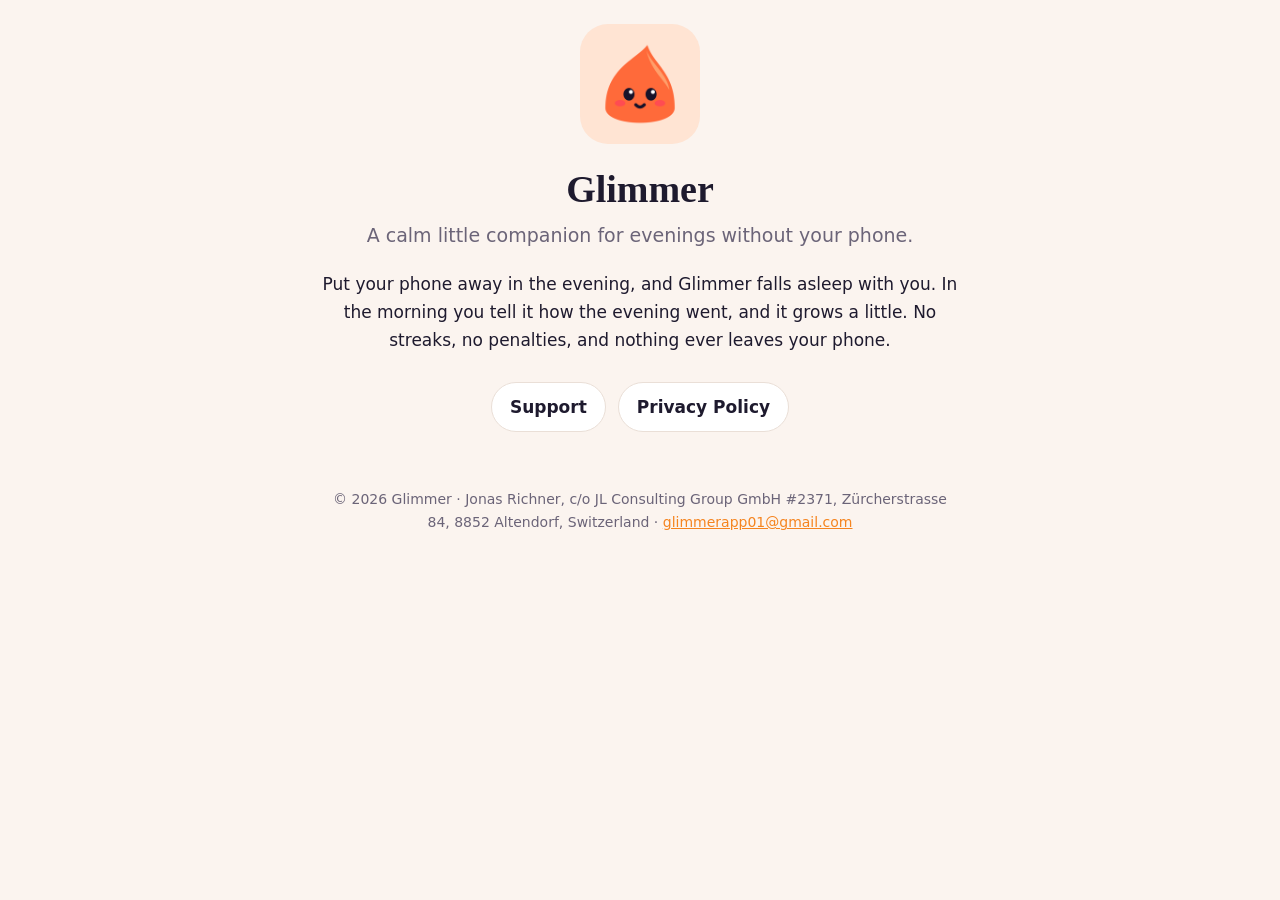
<file: index.html>
<!doctype html>
<html lang="en">
  <head>
    <meta charset="utf-8" />
    <meta name="viewport" content="width=device-width, initial-scale=1" />
    <title>Glimmer: Screen-Free Evenings</title>
    <meta name="description" content="A calm little companion for evenings without your phone." />
    <link rel="icon" href="favicon.png" />
    <link rel="stylesheet" href="style.css" />
  </head>
  <body>
    <main class="hero">
      <img src="icon.png" alt="Glimmer app icon" />
      <h1>Glimmer</h1>
      <p class="lead">A calm little companion for evenings without your phone.</p>
      <p>
        Put your phone away in the evening, and Glimmer falls asleep with you. In the morning you tell it how the
        evening went, and it grows a little. No streaks, no penalties, and nothing ever leaves your phone.
      </p>
      <div class="links">
        <a href="support.html">Support</a>
        <a href="privacy.html">Privacy Policy</a>
      </div>
      <footer>
        © 2026 Glimmer · Jonas Richner, c/o JL Consulting Group GmbH #2371, Zürcherstrasse 84, 8852 Altendorf,
        Switzerland · <a href="mailto:glimmerapp01@gmail.com">glimmerapp01@gmail.com</a>
      </footer>
    </main>
  </body>
</html>
</file>
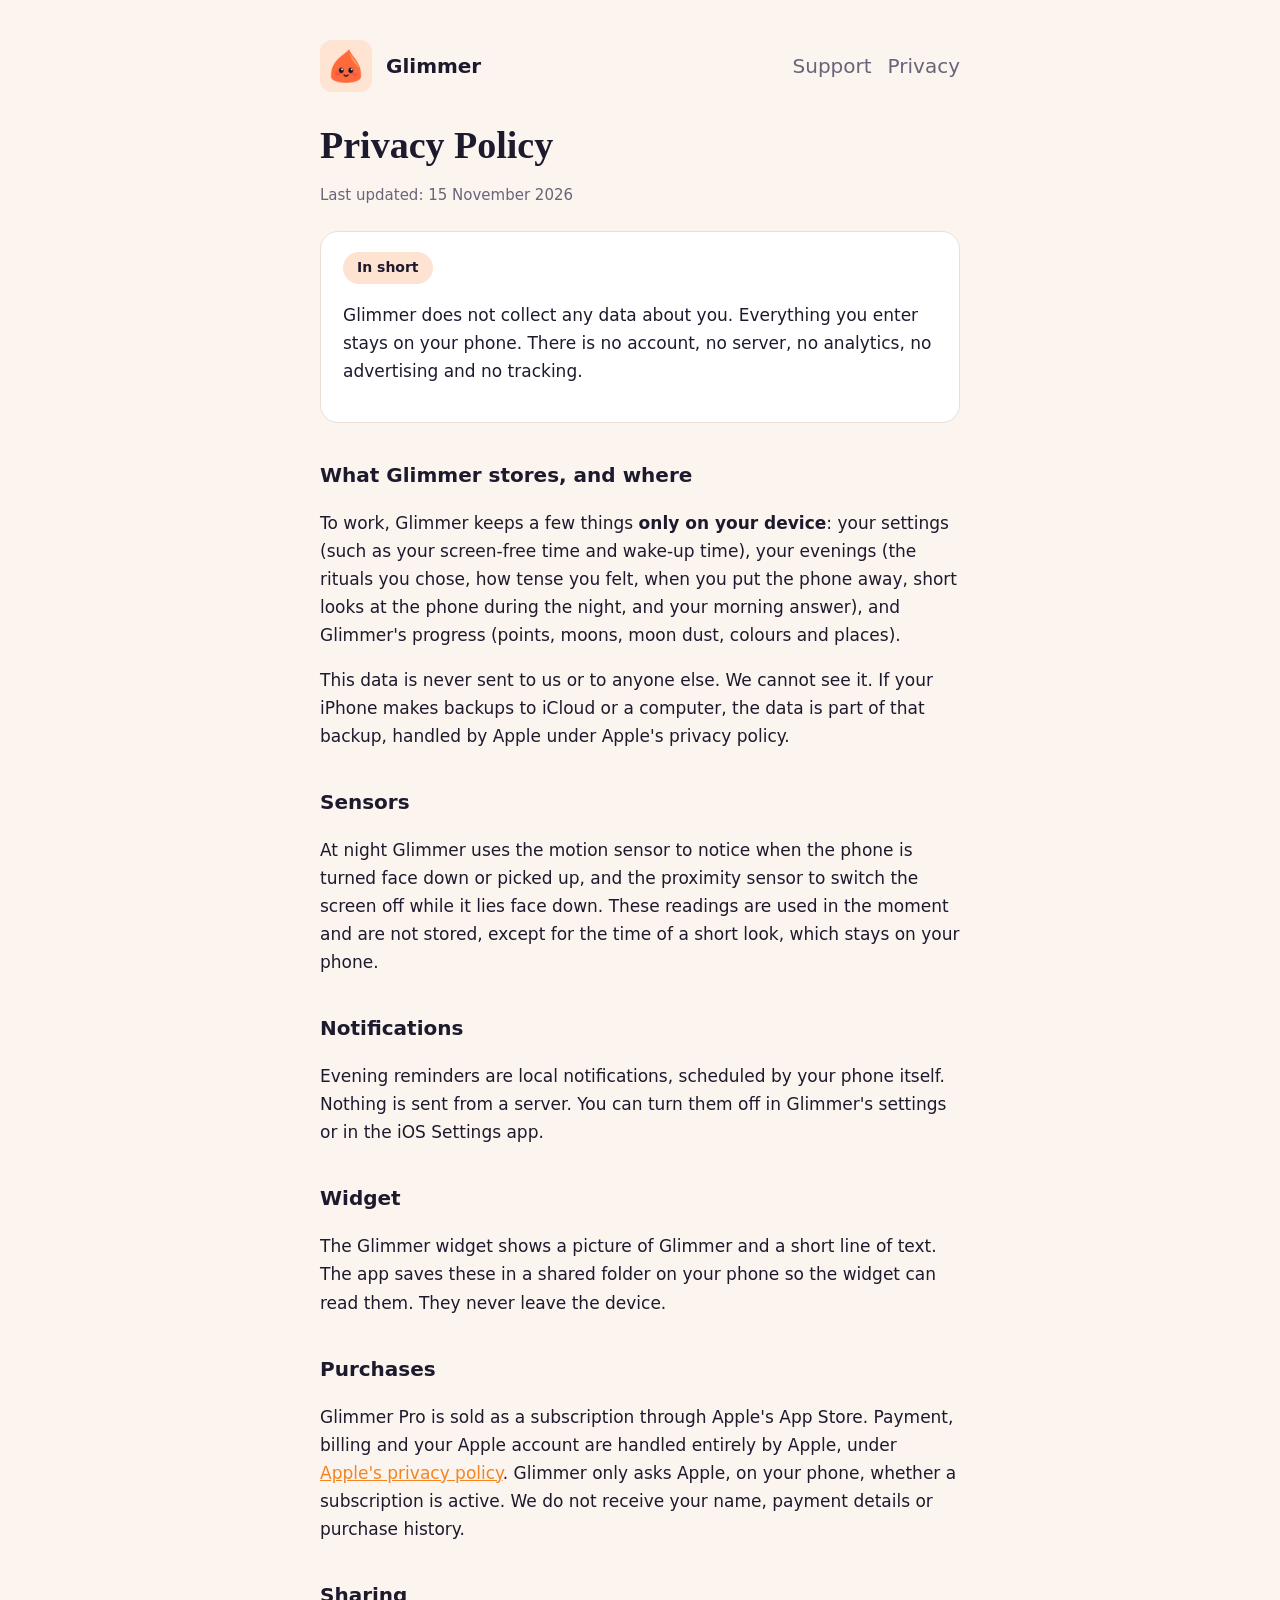
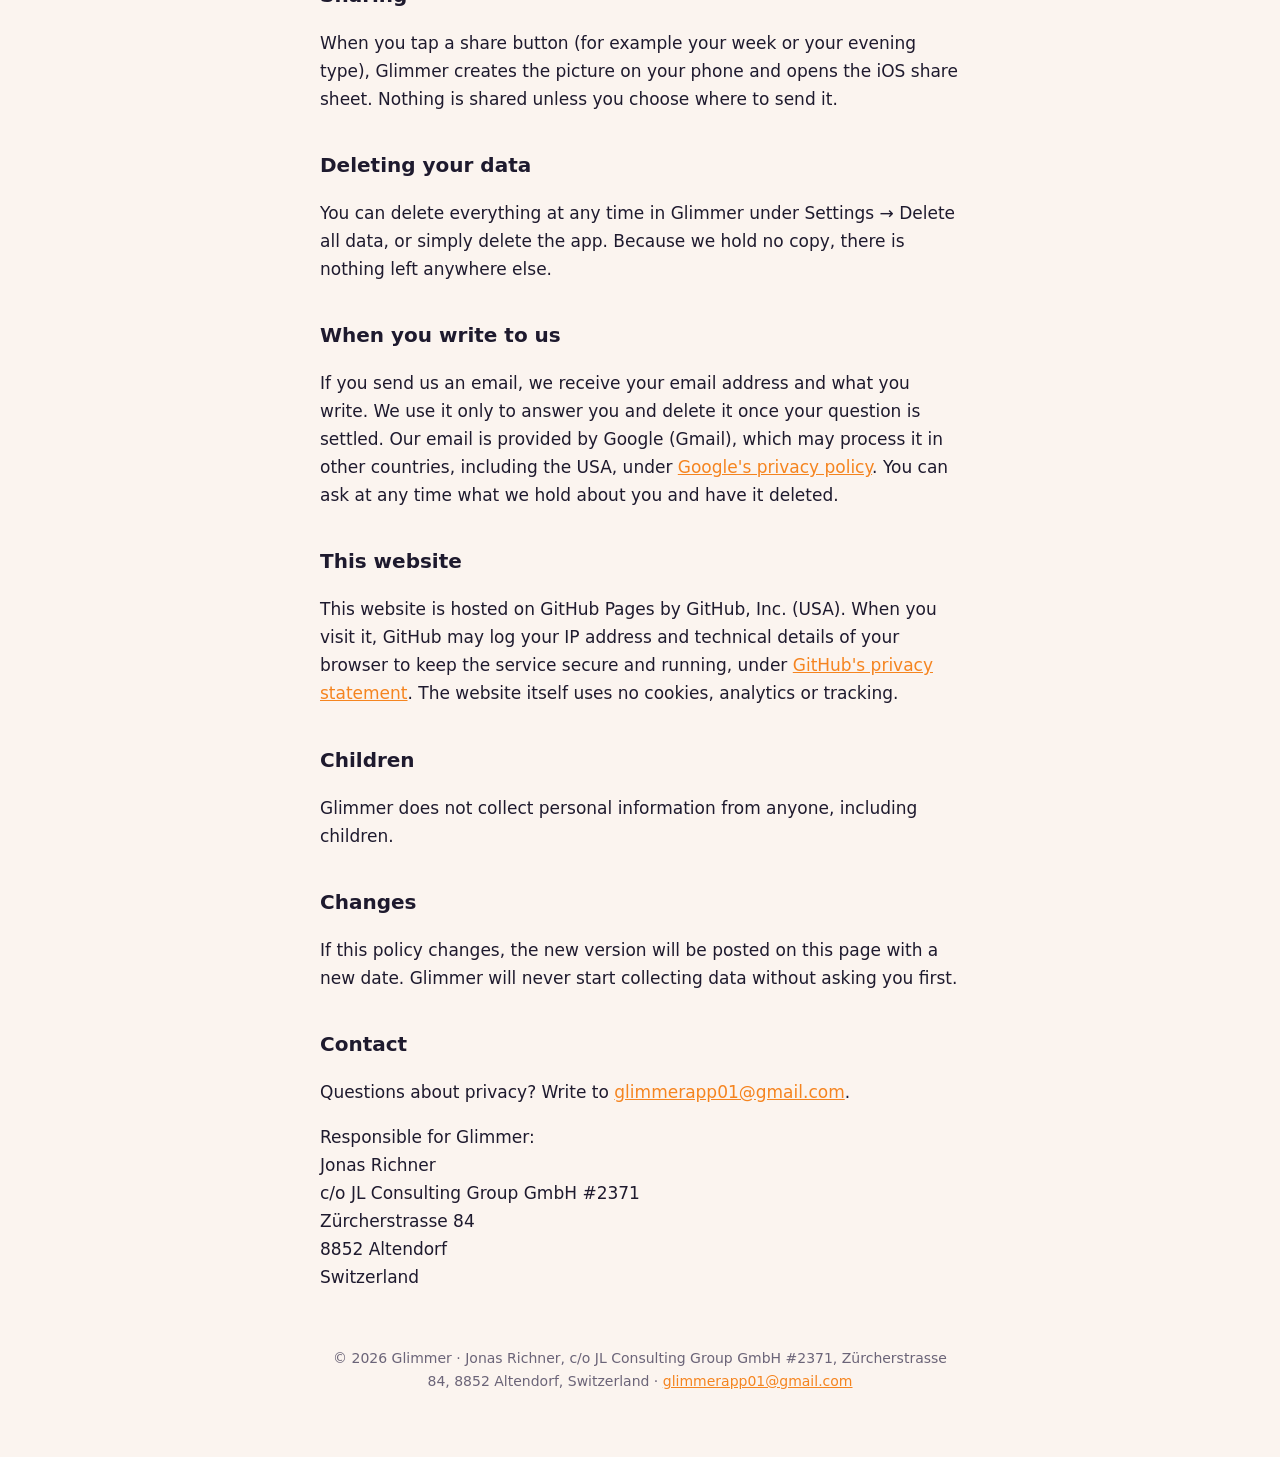
<file: privacy.html>
<!doctype html>
<html lang="en">
  <head>
    <meta charset="utf-8" />
    <meta name="viewport" content="width=device-width, initial-scale=1" />
    <title>Privacy Policy · Glimmer</title>
    <link rel="icon" href="favicon.png" />
    <link rel="stylesheet" href="style.css" />
  </head>
  <body>
    <main>
      <header>
        <img src="icon.png" alt="" />
        <a href="index.html">Glimmer</a>
        <nav><a href="support.html">Support</a><a href="privacy.html">Privacy</a></nav>
      </header>

      <h1>Privacy Policy</h1>
      <p class="muted">Last updated: 15 November 2026</p>

      <div class="card">
        <span class="pill">In short</span>
        <p>
          Glimmer does not collect any data about you. Everything you enter stays on your phone. There is no account, no
          server, no analytics, no advertising and no tracking.
        </p>
      </div>

      <h2>What Glimmer stores, and where</h2>
      <p>
        To work, Glimmer keeps a few things <strong>only on your device</strong>: your settings (such as your
        screen-free time and wake-up time), your evenings (the rituals you chose, how tense you felt, when you put the
        phone away, short looks at the phone during the night, and your morning answer), and Glimmer's progress (points,
        moons, moon dust, colours and places).
      </p>
      <p>
        This data is never sent to us or to anyone else. We cannot see it. If your iPhone makes backups to iCloud or a
        computer, the data is part of that backup, handled by Apple under Apple's privacy policy.
      </p>

      <h2>Sensors</h2>
      <p>
        At night Glimmer uses the motion sensor to notice when the phone is turned face down or picked up, and the
        proximity sensor to switch the screen off while it lies face down. These readings are used in the moment and are
        not stored, except for the time of a short look, which stays on your phone.
      </p>

      <h2>Notifications</h2>
      <p>
        Evening reminders are local notifications, scheduled by your phone itself. Nothing is sent from a server. You
        can turn them off in Glimmer's settings or in the iOS Settings app.
      </p>

      <h2>Widget</h2>
      <p>
        The Glimmer widget shows a picture of Glimmer and a short line of text. The app saves these in a shared folder
        on your phone so the widget can read them. They never leave the device.
      </p>

      <h2>Purchases</h2>
      <p>
        Glimmer Pro is sold as a subscription through Apple's App Store. Payment, billing and your Apple account are
        handled entirely by Apple, under
        <a href="https://www.apple.com/legal/privacy/">Apple's privacy policy</a>. Glimmer only asks Apple, on your
        phone, whether a subscription is active. We do not receive your name, payment details or purchase history.
      </p>

      <h2>Sharing</h2>
      <p>
        When you tap a share button (for example your week or your evening type), Glimmer creates the picture on your
        phone and opens the iOS share sheet. Nothing is shared unless you choose where to send it.
      </p>

      <h2>Deleting your data</h2>
      <p>
        You can delete everything at any time in Glimmer under Settings → Delete all data, or simply delete the app.
        Because we hold no copy, there is nothing left anywhere else.
      </p>

      <h2>When you write to us</h2>
      <p>
        If you send us an email, we receive your email address and what you write. We use it only to answer you and
        delete it once your question is settled. Our email is provided by Google (Gmail), which may process it in other
        countries, including the USA, under
        <a href="https://policies.google.com/privacy">Google's privacy policy</a>. You can ask at any time what we hold
        about you and have it deleted.
      </p>

      <h2>This website</h2>
      <p>
        This website is hosted on GitHub Pages by GitHub, Inc. (USA). When you visit it, GitHub may log your IP address
        and technical details of your browser to keep the service secure and running, under
        <a href="https://docs.github.com/site-policy/privacy-policies/github-general-privacy-statement"
          >GitHub's privacy statement</a
        >. The website itself uses no cookies, analytics or tracking.
      </p>

      <h2>Children</h2>
      <p>Glimmer does not collect personal information from anyone, including children.</p>

      <h2>Changes</h2>
      <p>
        If this policy changes, the new version will be posted on this page with a new date. Glimmer will never start
        collecting data without asking you first.
      </p>

      <h2>Contact</h2>
      <p>
        Questions about privacy? Write to
        <a href="mailto:glimmerapp01@gmail.com">glimmerapp01@gmail.com</a>.
      </p>
      <p>
        Responsible for Glimmer:<br />
        Jonas Richner<br />
        c/o JL Consulting Group GmbH #2371<br />
        Zürcherstrasse 84<br />
        8852 Altendorf<br />
        Switzerland
      </p>

      <footer>
        © 2026 Glimmer · Jonas Richner, c/o JL Consulting Group GmbH #2371, Zürcherstrasse 84, 8852 Altendorf,
        Switzerland · <a href="mailto:glimmerapp01@gmail.com">glimmerapp01@gmail.com</a>
      </footer>
    </main>
  </body>
</html>
</file>
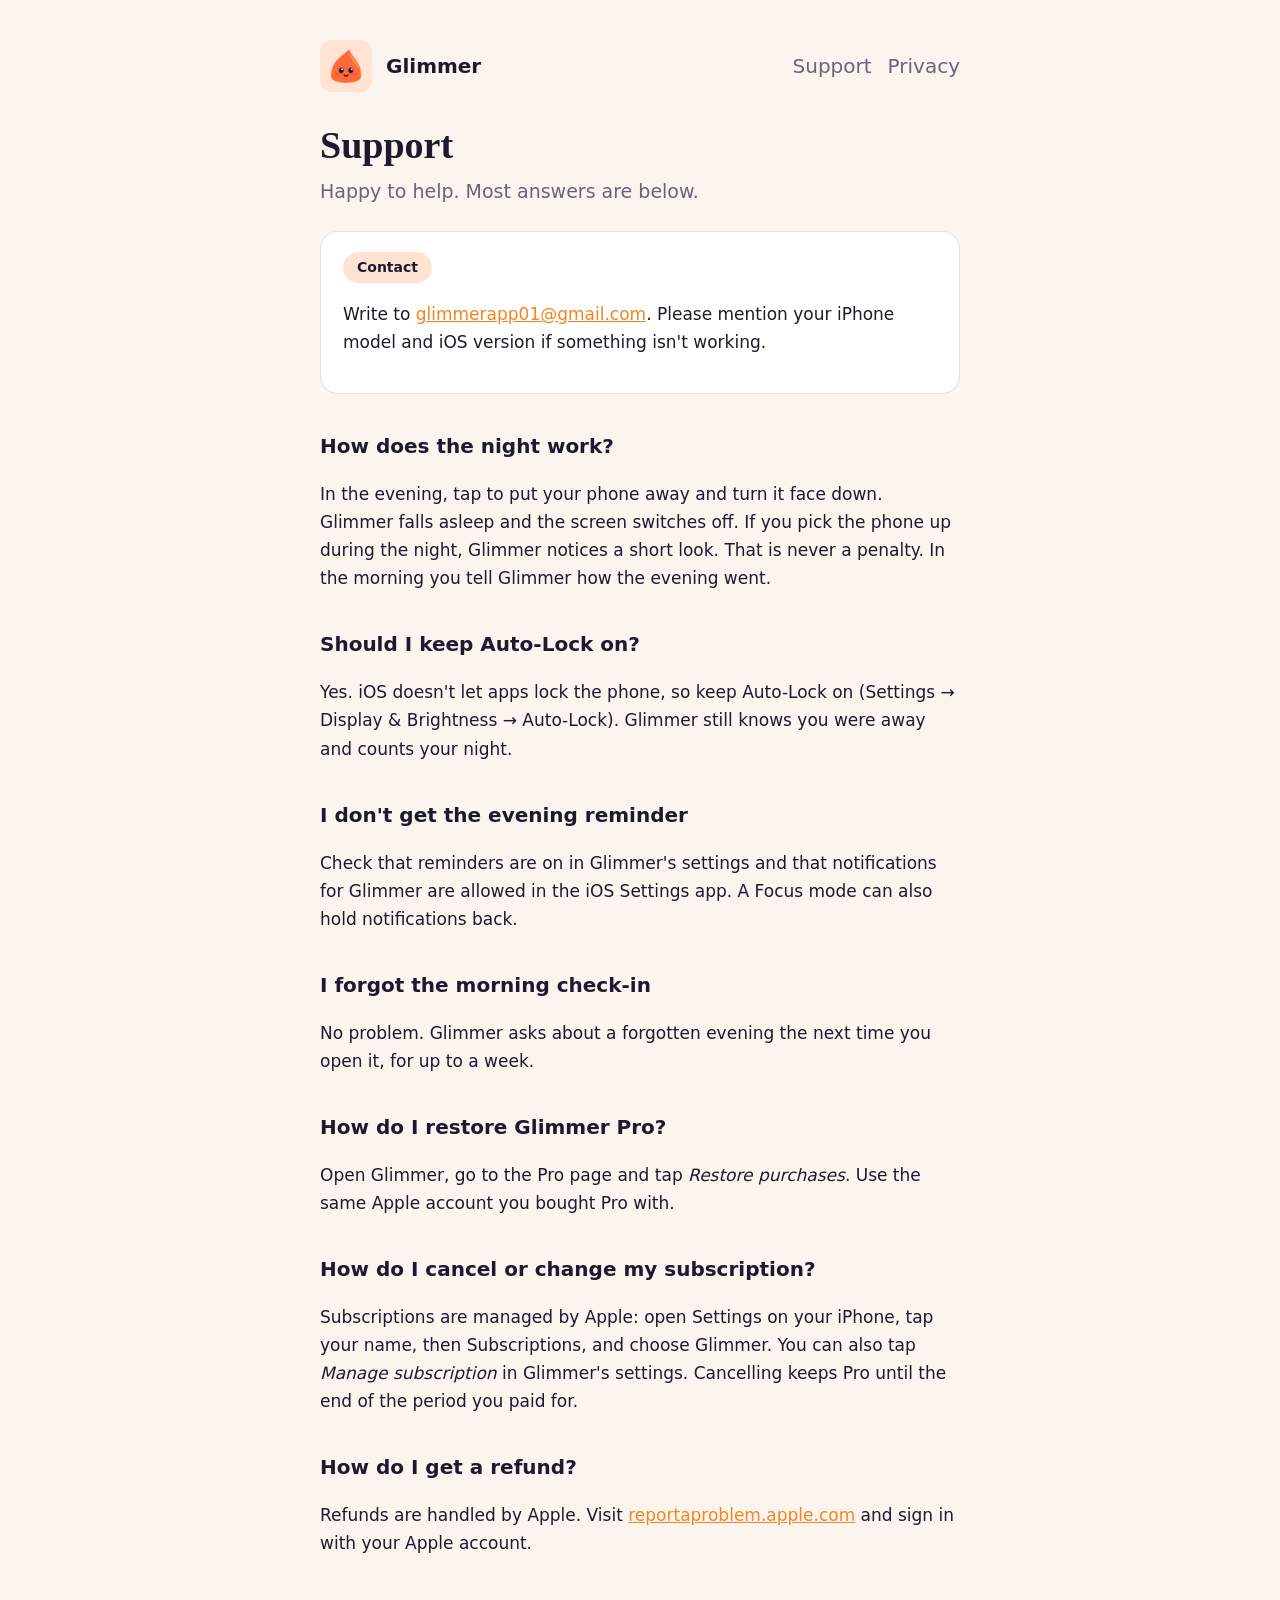
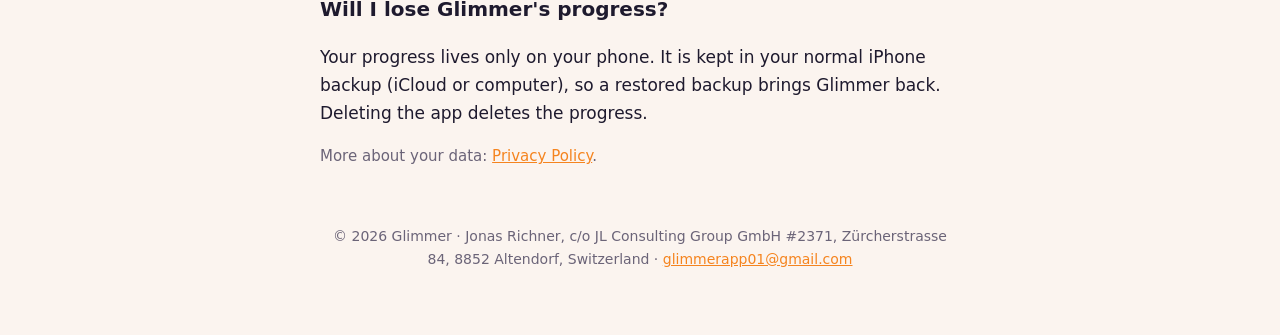
<file: support.html>
<!doctype html>
<html lang="en">
  <head>
    <meta charset="utf-8" />
    <meta name="viewport" content="width=device-width, initial-scale=1" />
    <title>Support · Glimmer</title>
    <link rel="icon" href="favicon.png" />
    <link rel="stylesheet" href="style.css" />
  </head>
  <body>
    <main>
      <header>
        <img src="icon.png" alt="" />
        <a href="index.html">Glimmer</a>
        <nav><a href="support.html">Support</a><a href="privacy.html">Privacy</a></nav>
      </header>

      <h1>Support</h1>
      <p class="lead">Happy to help. Most answers are below.</p>

      <div class="card">
        <span class="pill">Contact</span>
        <p>
          Write to <a href="mailto:glimmerapp01@gmail.com">glimmerapp01@gmail.com</a>. Please mention your iPhone model
          and iOS version if something isn't working.
        </p>
      </div>

      <h2>How does the night work?</h2>
      <p>
        In the evening, tap to put your phone away and turn it face down. Glimmer falls asleep and the screen switches
        off. If you pick the phone up during the night, Glimmer notices a short look. That is never a penalty. In the
        morning you tell Glimmer how the evening went.
      </p>

      <h2>Should I keep Auto-Lock on?</h2>
      <p>
        Yes. iOS doesn't let apps lock the phone, so keep Auto-Lock on (Settings → Display &amp; Brightness →
        Auto-Lock). Glimmer still knows you were away and counts your night.
      </p>

      <h2>I don't get the evening reminder</h2>
      <p>
        Check that reminders are on in Glimmer's settings and that notifications for Glimmer are allowed in the iOS
        Settings app. A Focus mode can also hold notifications back.
      </p>

      <h2>I forgot the morning check-in</h2>
      <p>No problem. Glimmer asks about a forgotten evening the next time you open it, for up to a week.</p>

      <h2>How do I restore Glimmer Pro?</h2>
      <p>
        Open Glimmer, go to the Pro page and tap <em>Restore purchases</em>. Use the same Apple account you bought Pro
        with.
      </p>

      <h2>How do I cancel or change my subscription?</h2>
      <p>
        Subscriptions are managed by Apple: open Settings on your iPhone, tap your name, then Subscriptions, and choose
        Glimmer. You can also tap <em>Manage subscription</em> in Glimmer's settings. Cancelling keeps Pro until the
        end of the period you paid for.
      </p>

      <h2>How do I get a refund?</h2>
      <p>
        Refunds are handled by Apple. Visit <a href="https://reportaproblem.apple.com">reportaproblem.apple.com</a> and
        sign in with your Apple account.
      </p>

      <h2>Will I lose Glimmer's progress?</h2>
      <p>
        Your progress lives only on your phone. It is kept in your normal iPhone backup (iCloud or computer), so a
        restored backup brings Glimmer back. Deleting the app deletes the progress.
      </p>

      <p class="muted">More about your data: <a href="privacy.html">Privacy Policy</a>.</p>

      <footer>
        © 2026 Glimmer · Jonas Richner, c/o JL Consulting Group GmbH #2371, Zürcherstrasse 84, 8852 Altendorf,
        Switzerland · <a href="mailto:glimmerapp01@gmail.com">glimmerapp01@gmail.com</a>
      </footer>
    </main>
  </body>
</html>
</file>
<file: style.css>
:root {
  --paper: #fbf4ef;
  --card: #ffffff;
  --ink: #1e1a2e;
  --soft: #6b6478;
  --line: #eadfd7;
  --orange: #f5841f;
  --peach: #ffe3d2;
}
@media (prefers-color-scheme: dark) {
  :root {
    --paper: #0e0d17;
    --card: #1a1826;
    --ink: #f3eef8;
    --soft: #b3aecb;
    --line: #2a2738;
    --peach: #2b1d1a;
  }
}
* {
  box-sizing: border-box;
}
body {
  margin: 0;
  background: var(--paper);
  color: var(--ink);
  font: 17px/1.65 -apple-system, BlinkMacSystemFont, 'Segoe UI', system-ui, sans-serif;
  -webkit-font-smoothing: antialiased;
}
main {
  max-width: 680px;
  margin: 0 auto;
  padding: 40px 20px 64px;
}
header {
  display: flex;
  align-items: center;
  gap: 14px;
  margin-bottom: 32px;
}
header img {
  width: 52px;
  height: 52px;
  border-radius: 12px;
}
header a {
  color: inherit;
  text-decoration: none;
  font-weight: 600;
  font-size: 20px;
}
nav {
  margin-left: auto;
  display: flex;
  gap: 16px;
  font-size: 15px;
}
nav a {
  color: var(--soft);
  font-weight: 500;
}
h1 {
  font-family: ui-serif, Georgia, 'Times New Roman', serif;
  font-size: 38px;
  line-height: 1.15;
  margin: 0 0 8px;
}
h2 {
  font-size: 20px;
  margin: 36px 0 8px;
}
p,
li {
  color: var(--ink);
}
.lead {
  color: var(--soft);
  font-size: 19px;
  margin-top: 0;
}
.muted {
  color: var(--soft);
  font-size: 15px;
}
a {
  color: var(--orange);
}
.card {
  background: var(--card);
  border: 1px solid var(--line);
  border-radius: 18px;
  padding: 20px 22px;
  margin: 24px 0;
}
.pill {
  display: inline-block;
  background: var(--peach);
  border-radius: 999px;
  padding: 4px 14px;
  font-size: 14px;
  font-weight: 600;
}
.hero {
  text-align: center;
  padding-top: 24px;
}
.hero img {
  width: 120px;
  height: 120px;
  border-radius: 28px;
  margin-bottom: 16px;
}
.links {
  display: flex;
  justify-content: center;
  gap: 12px;
  flex-wrap: wrap;
  margin-top: 28px;
}
.links a {
  background: var(--card);
  border: 1px solid var(--line);
  border-radius: 999px;
  padding: 10px 18px;
  color: var(--ink);
  text-decoration: none;
  font-weight: 600;
}
footer {
  margin-top: 56px;
  color: var(--soft);
  font-size: 14px;
  text-align: center;
}
@media (max-width: 520px) {
  h1 {
    font-size: 30px;
  }
  header {
    flex-wrap: wrap;
  }
  nav {
    margin-left: 0;
    width: 100%;
  }
}
</file>
